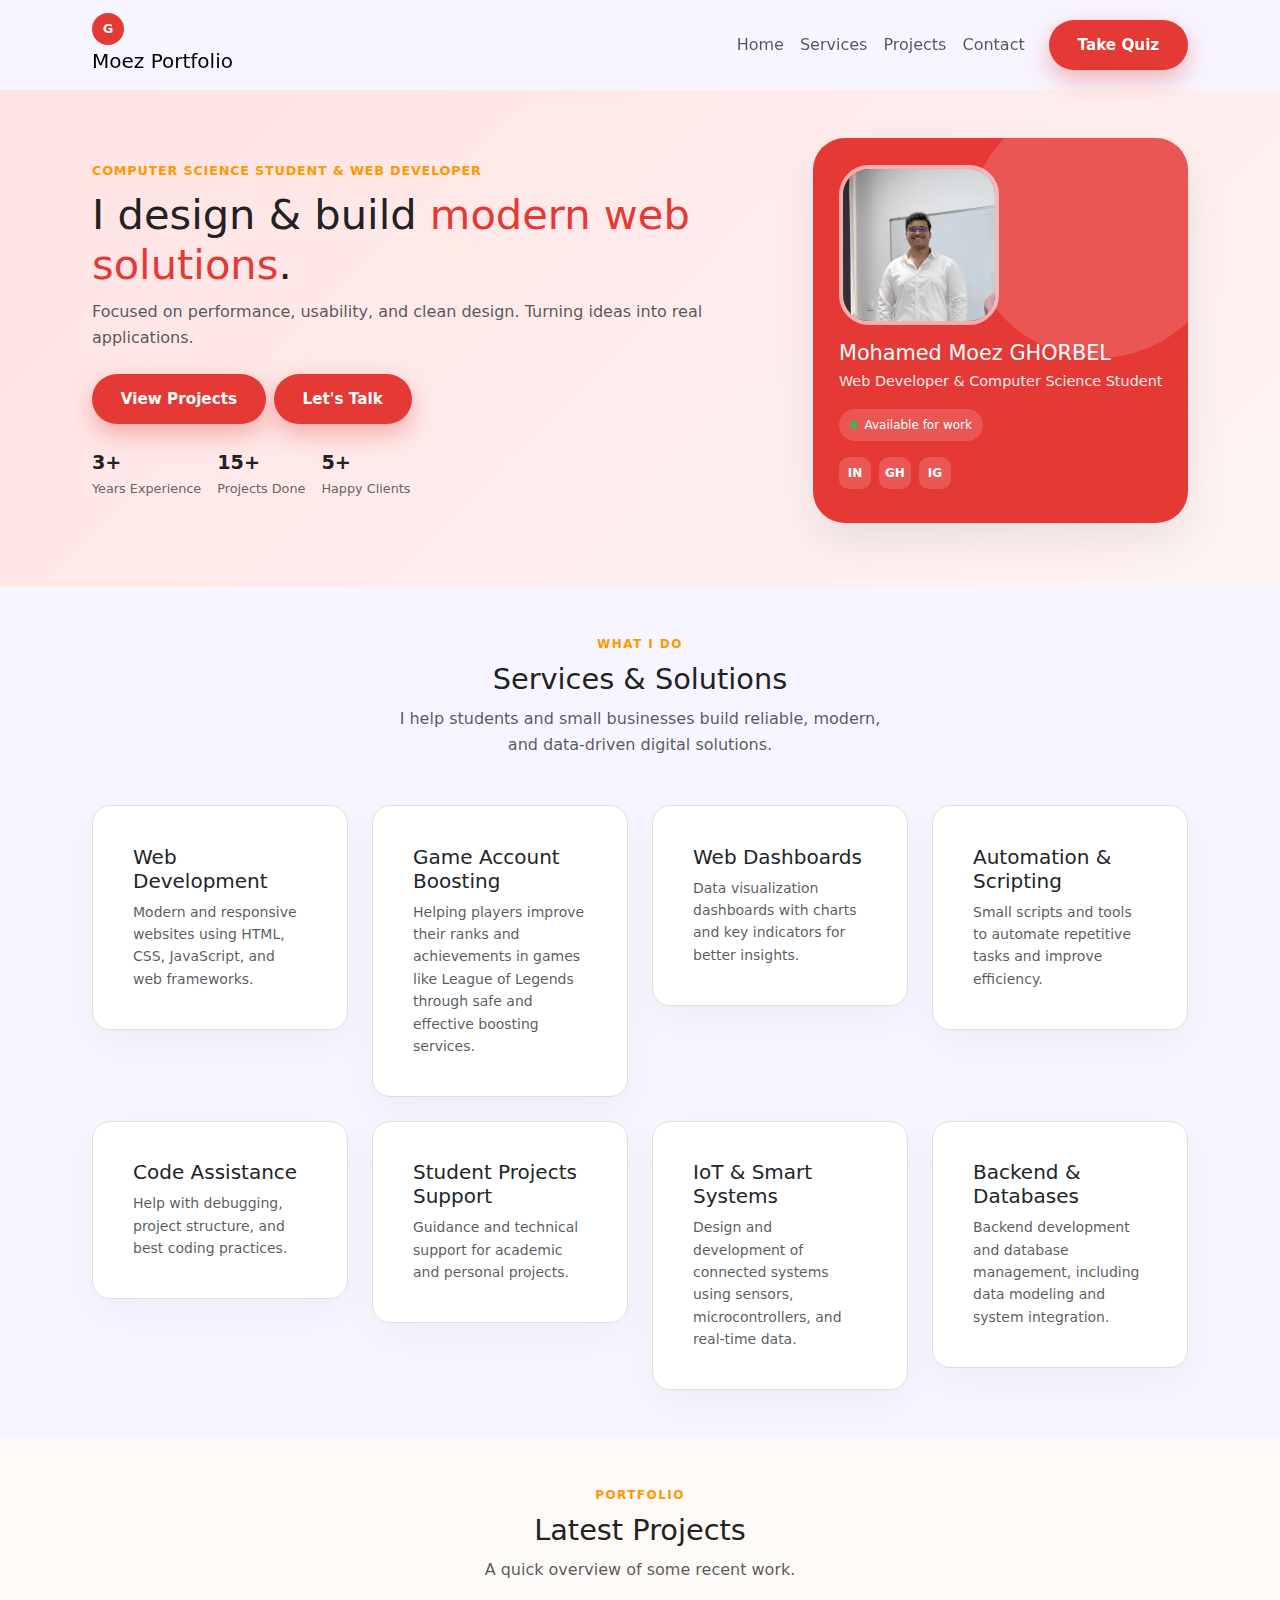
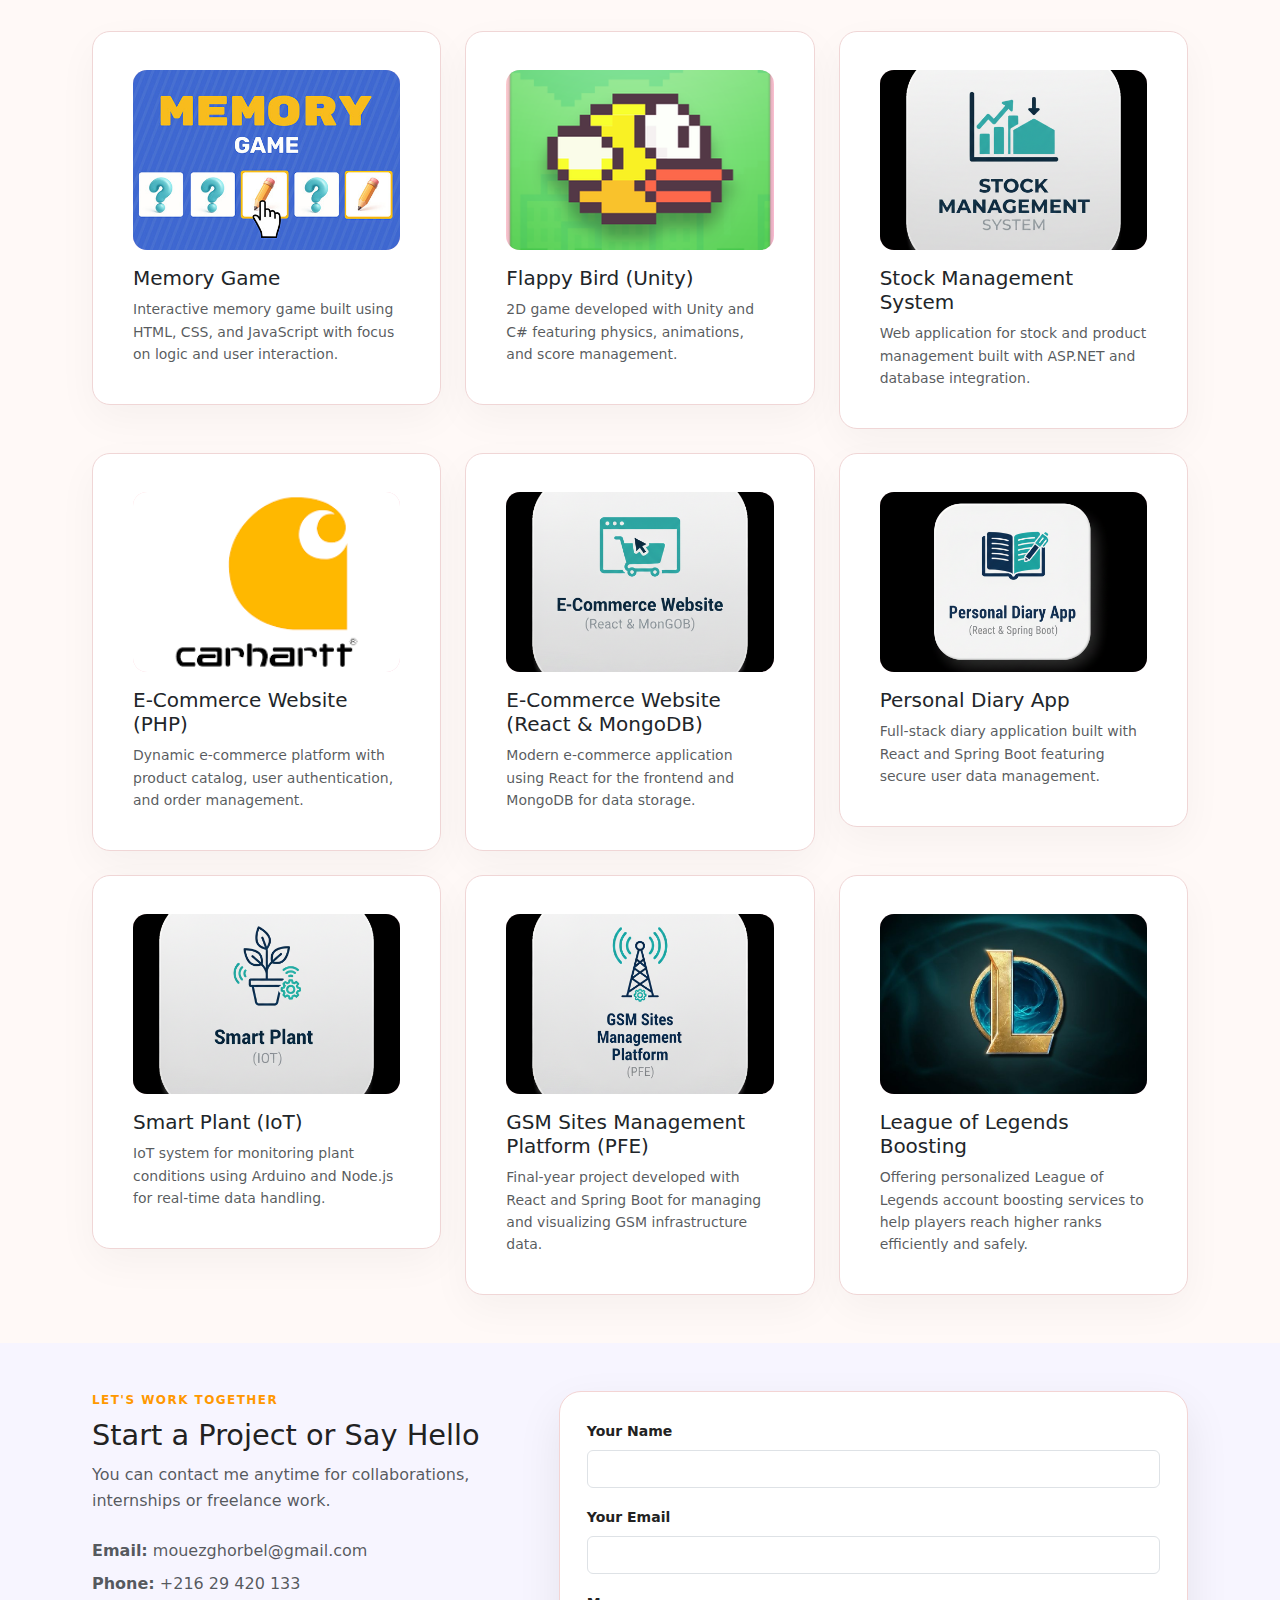
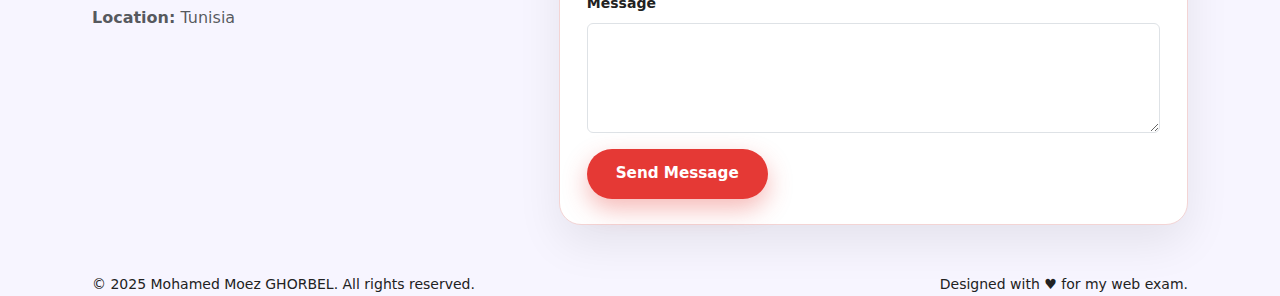
<file: index.html>
<!DOCTYPE html>
<html lang="en">
<head>
    <meta charset="UTF-8" />
    <title>My Personal Portfolio</title>
    <meta name="viewport" content="width=device-width, initial-scale=1.0" />
    <link href="https://cdn.jsdelivr.net/npm/bootstrap@5.3.2/dist/css/bootstrap.min.css" rel="stylesheet">

    <link rel="stylesheet" href="style.css" />
</head>
<body>
    <nav class="navbar navbar-expand-lg sticky-top">
        <div class="container">
            <a class="navbar-brand" href="#">
                <span class="logo-mark">G</span>
                <span>Moez Portfolio</span>
            </a>
            <button class="navbar-toggler" type="button" data-bs-toggle="collapse" data-bs-target="#navbarNav">
                <span class="navbar-toggler-icon"></span>
            </button>
            <div class="collapse navbar-collapse" id="navbarNav">
                <ul class="navbar-nav ms-auto me-3">
                    <li class="nav-item"><a class="nav-link" href="#home">Home</a></li>
                    <li class="nav-item"><a class="nav-link" href="#services">Services</a></li>
                    <li class="nav-item"><a class="nav-link" href="#projects">Projects</a></li>
                    <li class="nav-item"><a class="nav-link" href="#contact">Contact</a></li>
                </ul>
                <a href="quiz.html" class="btn btn-outline-primary d-none d-lg-block">Take Quiz</a>
            </div>
        </div>
    </nav>

    <main>
        <section class="hero" id="home">
            <div class="container">
                <div class="row align-items-center g-4">
                    <div class="col-lg-7">
                        <p class="hero-tag mb-2">Computer Science Student & Web Developer</p>
                        <h1 class="hero-title">I design & build <span>modern web solutions</span>.</h1>
                        <p class="text-muted mb-4">Focused on performance, usability, and clean design. Turning ideas into real applications.</p>
                        <div class="d-flex flex-wrap gap-2 mb-4">
                            <a href="#projects" class="btn btn-primary">View Projects</a>
                            <a href="#contact" class="btn btn-outline-primary">Let's Talk</a>
                        </div>
                        <div class="d-flex flex-wrap gap-3">
                            <div class="stat-card">
                                <span class="stat-number">3+</span>
                                <span class="stat-label">Years Experience</span>
                            </div>
                            <div class="stat-card">
                                <span class="stat-number">15+</span>
                                <span class="stat-label">Projects Done</span>
                            </div>
                            <div class="stat-card">
                                <span class="stat-number">5+</span>
                                <span class="stat-label">Happy Clients</span>
                            </div>
                        </div>
                    </div>
                    <div class="col-lg-5 d-flex justify-content-center justify-content-lg-end">
                        <div class="profile-card">
                            <div class="profile-img-wrapper">
                                <img src="images/moez.jpg" alt="My profile photo" />
                            </div>
                            <h2 class="profile-name mb-1">Mohamed Moez GHORBEL</h2>
                            <p class="profile-role mb-3">Web Developer & Computer Science Student</p>
                            <div class="profile-badge mb-3">
                                <span class="badge-dot"></span>
                                <span>Available for work</span>
                            </div>
                            <div class="profile-socials d-flex gap-2">
                                <a href="#" aria-label="LinkedIn">in</a>
                                <a href="https://github.com/MoezGhorbell" aria-label="GitHub">gh</a>
                                <a href="https://www.instagram.com/mohamedmoezghorbel/" aria-label="Instagram">ig</a>
                            </div>
                        </div>
                    </div>
                </div>
            </div>
        </section>

        <section class="py-5" id="services">
            <div class="container">
                <div class="text-center mb-5">
                    <p class="section-tag mb-2">What I Do</p>
                    <h2 class="section-title">Services & Solutions</h2>
                    <p class="text-muted mx-auto" style="max-width: 32rem;">I help students and small businesses build reliable, modern, and data-driven digital solutions.</p>
                </div>
                <div class="row g-4">
                    <div class="col-md-6 col-lg-4 col-xl-3">
                        <div class="card">
                            <div class="card-body">
                                <h3 class="h5 mb-2">Web Development</h3>
                                <p class="card-text text-muted small">Modern and responsive websites using HTML, CSS, JavaScript, and web frameworks.</p>
                            </div>
                        </div>
                    </div>
                    <div class="col-md-6 col-lg-4 col-xl-3">
                        <div class="card">
                            <div class="card-body">
                                <h3 class="h5 mb-2">Game Account Boosting</h3>
                                <p class="card-text text-muted small">Helping players improve their ranks and achievements in games like League of Legends through safe and effective boosting services.</p>
                            </div>
                        </div>
                    </div>
                    <div class="col-md-6 col-lg-4 col-xl-3">
                        <div class="card">
                            <div class="card-body">
                                <h3 class="h5 mb-2">Web Dashboards</h3>
                                <p class="card-text text-muted small">Data visualization dashboards with charts and key indicators for better insights.</p>
                            </div>
                        </div>
                    </div>
                    <div class="col-md-6 col-lg-4 col-xl-3">
                        <div class="card">
                            <div class="card-body">
                                <h3 class="h5 mb-2">Automation & Scripting</h3>
                                <p class="card-text text-muted small">Small scripts and tools to automate repetitive tasks and improve efficiency.</p>
                            </div>
                        </div>
                    </div>
                    <div class="col-md-6 col-lg-4 col-xl-3">
                        <div class="card">
                            <div class="card-body">
                                <h3 class="h5 mb-2">Code Assistance</h3>
                                <p class="card-text text-muted small">Help with debugging, project structure, and best coding practices.</p>
                            </div>
                        </div>
                    </div>
                    <div class="col-md-6 col-lg-4 col-xl-3">
                        <div class="card">
                            <div class="card-body">
                                <h3 class="h5 mb-2">Student Projects Support</h3>
                                <p class="card-text text-muted small">Guidance and technical support for academic and personal projects.</p>
                            </div>
                        </div>
                    </div>
                    <div class="col-md-6 col-lg-4 col-xl-3">
                        <div class="card">
                            <div class="card-body">
                                <h3 class="h5 mb-2">IoT & Smart Systems</h3>
                                <p class="card-text text-muted small">Design and development of connected systems using sensors, microcontrollers, and real-time data.</p>
                            </div>
                        </div>
                    </div>
                    <div class="col-md-6 col-lg-4 col-xl-3">
                        <div class="card">
                            <div class="card-body">
                                <h3 class="h5 mb-2">Backend & Databases</h3>
                                <p class="card-text text-muted small">Backend development and database management, including data modeling and system integration.</p>
                            </div>
                        </div>
                    </div>
                </div>
            </div>
        </section>

        <section class="py-5 bg-light" id="projects" style="background: #fff9f7 !important;">
            <div class="container">
                <div class="text-center mb-5">
                    <p class="section-tag mb-2">Portfolio</p>
                    <h2 class="section-title">Latest Projects</h2>
                    <p class="text-muted">A quick overview of some recent work.</p>
                </div>
                <div class="row g-4">
                    <div class="col-md-6 col-lg-4">
                        <div class="card">
                            <div class="card-body">
                                <div class="project-thumb mb-3">
                                    <img src="images/Memory Game.jpeg" alt="Memory Game Screenshot">
                                </div>
                                <h3 class="h5">Memory Game</h3>
                                <p class="card-text text-muted small">Interactive memory game built using HTML, CSS, and JavaScript with focus on logic and user interaction.</p>
                            </div>
                        </div>
                    </div>
                    <div class="col-md-6 col-lg-4">
                        <div class="card">
                            <div class="card-body">
                                <div class="project-thumb mb-3">
                                    <img src="images/Flappy_Bird_icon.png" alt="Flappy Bird Screenshot">
                                </div>
                                <h3 class="h5">Flappy Bird (Unity)</h3>
                                <p class="card-text text-muted small">2D game developed with Unity and C# featuring physics, animations, and score management.</p>
                            </div>
                        </div>
                    </div>
                    <div class="col-md-6 col-lg-4">
                        <div class="card">
                            <div class="card-body">
                                <div class="project-thumb mb-3">
                                    <img src="images/asp.net Project.png" alt="Stock Management System Screenshot">
                                </div>
                                <h3 class="h5">Stock Management System</h3>
                                <p class="card-text text-muted small">Web application for stock and product management built with ASP.NET and database integration.</p>
                            </div>
                        </div>
                    </div>
                    <div class="col-md-6 col-lg-4">
                        <div class="card">
                            <div class="card-body">
                                <div class="project-thumb mb-3">
                                    <img src="images/carhart_logo.png" alt="E-Commerce Website (PHP) Screenshot">
                                </div>
                                <h3 class="h5">E-Commerce Website (PHP)</h3>
                                <p class="card-text text-muted small">Dynamic e-commerce platform with product catalog, user authentication, and order management.</p>
                            </div>
                        </div>
                    </div>
                    <div class="col-md-6 col-lg-4">
                        <div class="card">
                            <div class="card-body">
                                <div class="project-thumb mb-3">
                                    <img src="images/ecommerce react.png" alt="E-Commerce Website (React & MongoDB) Screenshot">
                                </div>
                                <h3 class="h5">E-Commerce Website (React & MongoDB)</h3>
                                <p class="card-text text-muted small">Modern e-commerce application using React for the frontend and MongoDB for data storage.</p>
                            </div>
                        </div>
                    </div>
                    <div class="col-md-6 col-lg-4">
                        <div class="card">
                            <div class="card-body">
                                <div class="project-thumb mb-3">
                                    <img src="images/diary.png" alt="Personal Diary App Screenshot">
                                </div>
                                <h3 class="h5">Personal Diary App</h3>
                                <p class="card-text text-muted small">Full-stack diary application built with React and Spring Boot featuring secure user data management.</p>
                            </div>
                        </div>
                    </div>
                    <div class="col-md-6 col-lg-4">
                        <div class="card">
                            <div class="card-body">
                                <div class="project-thumb mb-3">
                                    <img src="images/smart plant.png" alt="Smart Plant (IoT) Screenshot">
                                </div>
                                <h3 class="h5">Smart Plant (IoT)</h3>
                                <p class="card-text text-muted small">IoT system for monitoring plant conditions using Arduino and Node.js for real-time data handling.</p>
                            </div>
                        </div>
                    </div>
                    <div class="col-md-6 col-lg-4">
                        <div class="card">
                            <div class="card-body">
                                <div class="project-thumb mb-3">
                                    <img src="images/gsm.png" alt="GSM Sites Management Platform (PFE) Screenshot">
                                </div>
                                <h3 class="h5">GSM Sites Management Platform (PFE)</h3>
                                <p class="card-text text-muted small">Final-year project developed with React and Spring Boot for managing and visualizing GSM infrastructure data.</p>
                            </div>
                        </div>
                    </div>
                    <div class="col-md-6 col-lg-4">
                        <div class="card">
                            <div class="card-body">
                                <div class="project-thumb mb-3">
                                    <img src="images/league.png" alt="League of Legends Boosting Screenshot">
                                </div>
                                <h3 class="h5">League of Legends Boosting</h3>
                                <p class="card-text text-muted small">Offering personalized League of Legends account boosting services to help players reach higher ranks efficiently and safely.</p>
                            </div>
                        </div>
                    </div>
                </div>
            </div>
        </section>

        <section class="py-5" id="contact">
            <div class="container">
                <div class="row g-4">
                    <div class="col-lg-5">
                        <p class="section-tag mb-2">Let's Work Together</p>
                        <h2 class="section-title">Start a Project or Say Hello</h2>
                        <p class="text-muted mb-4">You can contact me anytime for collaborations, internships or freelance work.</p>
                        <ul class="list-unstyled text-muted">
                            <li class="mb-2"><strong>Email:</strong> mouezghorbel@gmail.com</li>
                            <li class="mb-2"><strong>Phone:</strong> +216 29 420 133</li>
                            <li><strong>Location:</strong> Tunisia</li>
                        </ul>
                    </div>
                    <div class="col-lg-7">
                        <form class="contact-form" id="contactForm">
                            <div class="mb-3">
                                <label for="name" class="form-label fw-semibold small">Your Name</label>
                                <input type="text" class="form-control" id="name" required />
                            </div>
                            <div class="mb-3">
                                <label for="email" class="form-label fw-semibold small">Your Email</label>
                                <input type="email" class="form-control" id="email" required />
                            </div>
                            <div class="mb-3">
                                <label for="message" class="form-label fw-semibold small">Message</label>
                                <textarea class="form-control" id="message" rows="4" required></textarea>
                            </div>
                            <button type="submit" class="btn btn-primary">Send Message</button>
                            <p class="text-success small mt-2 d-none" id="formSuccess">Thank you! Your message was sent (demo).</p>
                        </form>
                    </div>
                </div>
            </div>
        </section>
    </main>

    <footer>
        <div class="container">
            <div class="d-flex flex-wrap justify-content-between gap-2 small">
                <p class="mb-0">© 2025 Mohamed Moez GHORBEL. All rights reserved.</p>
                <p class="mb-0">Designed with ♥ for my web exam.</p>
            </div>
        </div>
    </footer>
    <script src="https://cdn.jsdelivr.net/npm/bootstrap@5.3.2/dist/js/bootstrap.bundle.min.js"></script>
    <script src="script.js"></script>
</body>
</html>
</file>
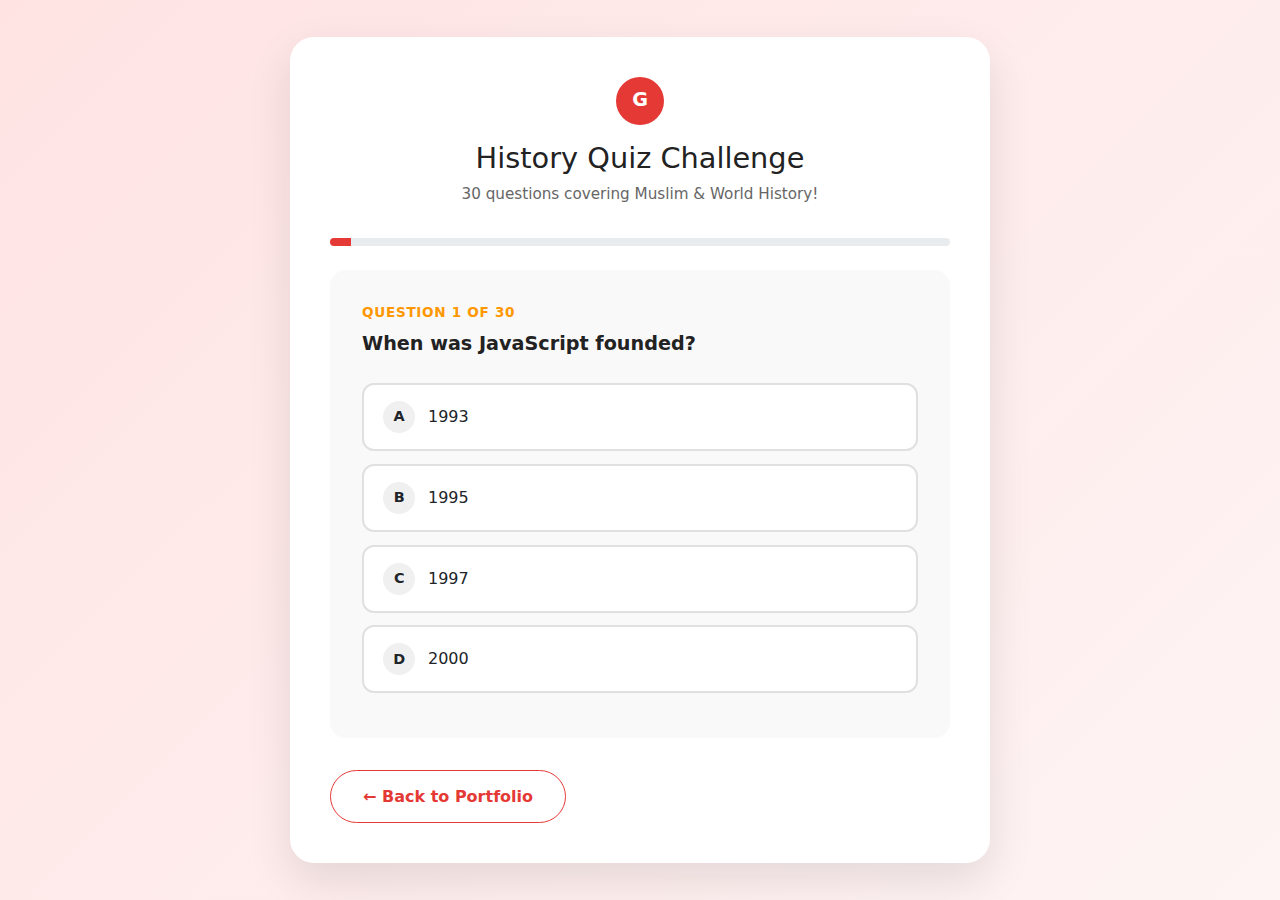
<file: quiz.html>
<!DOCTYPE html>
<html lang="en">
<head>
    <meta charset="UTF-8" />
    <title>Knowledge Quiz - Moez Portfolio</title>
    <meta name="viewport" content="width=device-width, initial-scale=1.0" />
    <link href="https://cdn.jsdelivr.net/npm/bootstrap@5.3.2/dist/css/bootstrap.min.css" rel="stylesheet">
    <style>
        :root {
            --primary: #e53935;
            --primary-dark: #b71c1c;
        }

        body {
            font-family: system-ui, -apple-system, BlinkMacSystemFont, "Segoe UI", sans-serif;
            background: linear-gradient(135deg, #ffe3e3, #fef4f4);
            min-height: 100vh;
            display: flex;
            align-items: center;
            padding: 2rem 0;
        }

        .quiz-container {
            background: white;
            border-radius: 24px;
            box-shadow: 0 18px 45px rgba(0, 0, 0, 0.1);
            padding: 2.5rem;
            max-width: 700px;
            margin: 0 auto;
        }

        .quiz-header {
            text-align: center;
            margin-bottom: 2rem;
        }

        .logo-mark {
            width: 48px;
            height: 48px;
            border-radius: 50%;
            background: var(--primary);
            display: inline-flex;
            align-items: center;
            justify-content: center;
            color: #fff;
            font-weight: 700;
            font-size: 1.2rem;
            margin-bottom: 1rem;
        }

        .quiz-title {
            font-size: 1.8rem;
            color: #222;
            margin-bottom: 0.5rem;
        }

        .quiz-subtitle {
            color: #666;
            font-size: 0.95rem;
        }

        .progress-bar {
            background-color: var(--primary);
        }

        .question-card {
            background: #f9f9f9;
            border-radius: 16px;
            padding: 2rem;
            margin-bottom: 2rem;
        }

        .question-number {
            font-size: 0.85rem;
            color: #ff9800;
            font-weight: 600;
            text-transform: uppercase;
            letter-spacing: 0.05em;
            margin-bottom: 0.5rem;
        }

        .question-text {
            font-size: 1.2rem;
            font-weight: 600;
            color: #222;
            margin-bottom: 1.5rem;
        }

        .answer-option {
            background: white;
            border: 2px solid #e0e0e0;
            border-radius: 12px;
            padding: 1rem 1.2rem;
            margin-bottom: 0.8rem;
            cursor: pointer;
            transition: all 0.2s ease;
            display: flex;
            align-items: center;
            gap: 0.8rem;
        }

        .answer-option:hover {
            border-color: var(--primary);
            background: #fff7f7;
        }

        .answer-option.selected {
            border-color: var(--primary);
            background: #fff0f0;
        }

        .answer-option.correct {
            border-color: #4caf50;
            background: #e8f5e9;
        }

        .answer-option.incorrect {
            border-color: #f44336;
            background: #ffebee;
        }

        .option-letter {
            width: 32px;
            height: 32px;
            border-radius: 50%;
            background: #f0f0f0;
            display: flex;
            align-items: center;
            justify-content: center;
            font-weight: 600;
            font-size: 0.9rem;
            flex-shrink: 0;
        }

        .answer-option.selected .option-letter {
            background: var(--primary);
            color: white;
        }

        .answer-option.correct .option-letter {
            background: #4caf50;
            color: white;
        }

        .answer-option.incorrect .option-letter {
            background: #f44336;
            color: white;
        }

        .btn-primary {
            background: var(--primary);
            border-color: var(--primary);
            font-weight: 600;
            border-radius: 50px;
            padding: 0.85rem 2rem;
            box-shadow: 0 10px 25px rgba(229, 57, 53, 0.35);
        }

        .btn-primary:hover {
            background: var(--primary-dark);
            border-color: var(--primary-dark);
        }

        .btn-outline-primary {
            color: var(--primary);
            border-color: var(--primary);
            border-radius: 50px;
            padding: 0.85rem 2rem;
            font-weight: 600;
        }

        .btn-outline-primary:hover {
            background: var(--primary);
            border-color: var(--primary);
        }

        .result-card {
            text-align: center;
            padding: 2rem;
        }

        .score-circle {
            width: 150px;
            height: 150px;
            border-radius: 50%;
            background: linear-gradient(135deg, var(--primary), var(--primary-dark));
            display: flex;
            align-items: center;
            justify-content: center;
            margin: 2rem auto;
            box-shadow: 0 15px 40px rgba(229, 57, 53, 0.3);
        }

        .score-text {
            color: white;
            font-size: 2.5rem;
            font-weight: 700;
        }

        .result-message {
            font-size: 1.5rem;
            font-weight: 600;
            color: #222;
            margin-bottom: 1rem;
        }

        .result-detail {
            color: #666;
            margin-bottom: 2rem;
        }

        .stats-grid {
            display: grid;
            grid-template-columns: repeat(2, 1fr);
            gap: 1rem;
            margin-bottom: 2rem;
        }

        .stat-box {
            background: #f9f9f9;
            padding: 1.5rem;
            border-radius: 12px;
            border: 2px solid #e0e0e0;
        }

        .stat-box.correct {
            border-color: #4caf50;
            background: #e8f5e9;
        }

        .stat-box.incorrect {
            border-color: #f44336;
            background: #ffebee;
        }

        .stat-label {
            font-size: 0.85rem;
            color: #666;
            margin-bottom: 0.3rem;
        }

        .stat-value {
            font-size: 2rem;
            font-weight: 700;
            color: #222;
        }

        .stat-percentage {
            font-size: 0.95rem;
            font-weight: 600;
            margin-top: 0.3rem;
        }

        .disabled {
            pointer-events: none;
            opacity: 0.6;
        }
    </style>
</head>
<body>
    <div class="container">
        <div class="quiz-container">
            <div class="quiz-header">
                <div class="logo-mark">G</div>
                <h1 class="quiz-title">History Quiz Challenge</h1>
                <p class="quiz-subtitle">30 questions covering Muslim & World History!</p>
            </div>

            <div class="progress mb-4" style="height: 8px; border-radius: 10px;">
                <div class="progress-bar" role="progressbar" id="progressBar" style="width: 0%"></div>
            </div>

            <div id="quizContent">
                <!-- Quiz questions will be loaded here -->
            </div>

            <div class="d-flex justify-content-between align-items-center mt-4">
                <a href="index.html" class="btn btn-outline-primary">← Back to Portfolio</a>
                <button id="nextBtn" class="btn btn-primary" style="display: none;">Next Question</button>
                <button id="submitBtn" class="btn btn-primary" style="display: none;">Submit Quiz</button>
            </div>
        </div>
    </div>

    <script>
        const quizData = [
            {
                question: "When was JavaScript founded?",
                options: ["1993", "1995", "1997", "2000"],
                correct: 1
            },
            {
                question: "When did YouTube start?",
                options: ["2003", "2004", "2005", "2006"],
                correct: 2
            },
            {
                question: "When did the Ottoman Empire start and who founded it?",
                options: ["1299 - Osman I", "1453 - Mehmed II", "1520 - Suleiman I", "1326 - Orhan I"],
                correct: 0
            },
            {
                question: "Who conquered Constantinople in 1453?",
                options: ["Suleiman the Magnificent", "Mehmed II", "Selim I", "Bayezid I"],
                correct: 1
            },
            {
                question: "When did Muslims conquer Mecca (Makkah)?",
                options: ["622 CE", "624 CE", "628 CE", "630 CE"],
                correct: 3
            },
            {
                question: "Who was the first Sahabi (companion) to lead after Prophet Muhammad ﷺ?",
                options: ["Umar ibn al-Khattab", "Abu Bakr al-Siddiq", "Uthman ibn Affan", "Ali ibn Abi Talib"],
                correct: 1
            },
            {
                question: "Who is called Al-Faruq?",
                options: ["Abu Bakr al-Siddiq", "Umar ibn al-Khattab", "Uthman ibn Affan", "Khalid ibn al-Walid"],
                correct: 1
            },
            {
                question: "What year did the Hijrah (migration to Medina) occur?",
                options: ["610 CE", "615 CE", "622 CE", "630 CE"],
                correct: 2
            },
            {
                question: "Who was known as 'Sayf Allah' (Sword of Allah)?",
                options: ["Ali ibn Abi Talib", "Khalid ibn al-Walid", "Umar ibn al-Khattab", "Hamza ibn Abdul-Muttalib"],
                correct: 1
            },
            {
                question: "Which battle is considered the first major battle in Islamic history?",
                options: ["Battle of Uhud", "Battle of Badr", "Battle of Khandaq", "Battle of Hunayn"],
                correct: 1
            },
            {
                question: "Who was the third Caliph of Islam?",
                options: ["Abu Bakr", "Umar", "Uthman ibn Affan", "Ali"],
                correct: 2
            },
            {
                question: "During which Caliphate did the Islamic Golden Age peak?",
                options: ["Rashidun Caliphate", "Umayyad Caliphate", "Abbasid Caliphate", "Ottoman Caliphate"],
                correct: 2
            },
            {
                question: "Who founded the Abbasid Caliphate?",
                options: ["Abu al-Abbas al-Saffah", "Harun al-Rashid", "Al-Mansur", "Al-Ma'mun"],
                correct: 0
            },
            {
                question: "In which city was the House of Wisdom (Bayt al-Hikmah) located?",
                options: ["Damascus", "Cairo", "Baghdad", "Cordoba"],
                correct: 2
            },
            {
                question: "Who was Salah ad-Din (Saladin)?",
                options: ["Ottoman Sultan", "Founder of Ayyubid dynasty who recaptured Jerusalem", "Abbasid Caliph", "Umayyad general"],
                correct: 1
            },
            {
                question: "When did Hitler take leadership of Germany?",
                options: ["1930", "1933", "1936", "1939"],
                correct: 1
            },
            {
                question: "What year did World War II end?",
                options: ["1943", "1944", "1945", "1946"],
                correct: 2
            },
            {
                question: "Who was the first Roman Emperor?",
                options: ["Julius Caesar", "Augustus", "Nero", "Tiberius"],
                correct: 1
            },
            {
                question: "When did the Roman Empire fall (Western)?",
                options: ["410 CE", "455 CE", "476 CE", "493 CE"],
                correct: 2
            },
            {
                question: "Who was the Macedonian king who created one of the largest empires?",
                options: ["Philip II", "Alexander the Great", "Darius III", "Cyrus the Great"],
                correct: 1
            },
            {
                question: "When did the Crusades begin?",
                options: ["1066", "1095", "1099", "1187"],
                correct: 1
            },
            {
                question: "Who invented the printing press around 1440?",
                options: ["Leonardo da Vinci", "Johannes Gutenberg", "Galileo Galilei", "Isaac Newton"],
                correct: 1
            },
            {
                question: "When did Christopher Columbus reach the Americas?",
                options: ["1488", "1492", "1498", "1502"],
                correct: 1
            },
            {
                question: "The Magna Carta was signed in which year?",
                options: ["1215", "1315", "1415", "1515"],
                correct: 0
            },
            {
                question: "When did World War I begin?",
                options: ["1912", "1914", "1916", "1918"],
                correct: 1
            },
            {
                question: "Which country was the first to use atomic weapons in warfare?",
                options: ["Germany", "Soviet Union", "United Kingdom", "United States"],
                correct: 3
            },
            {
                question: "When did the Berlin Wall fall?",
                options: ["1987", "1989", "1991", "1993"],
                correct: 1
            },
            {
                question: "Who was the first president of the United States?",
                options: ["Thomas Jefferson", "John Adams", "George Washington", "Benjamin Franklin"],
                correct: 2
            },
            {
                question: "The French Revolution began in which year?",
                options: ["1776", "1789", "1799", "1804"],
                correct: 1
            },
            {
                question: "When did the Soviet Union dissolve?",
                options: ["1989", "1990", "1991", "1992"],
                correct: 2
            }
        ];

        let currentQuestion = 0;
        let score = 0;
        let userAnswers = [];

        const quizContent = document.getElementById('quizContent');
        const nextBtn = document.getElementById('nextBtn');
        const submitBtn = document.getElementById('submitBtn');
        const progressBar = document.getElementById('progressBar');

        function loadQuestion() {
            const question = quizData[currentQuestion];
            const optionLetters = ['A', 'B', 'C', 'D'];
            
            const questionHTML = `
                <div class="question-card">
                    <div class="question-number">Question ${currentQuestion + 1} of ${quizData.length}</div>
                    <div class="question-text">${question.question}</div>
                    <div class="options">
                        ${question.options.map((option, index) => `
                            <div class="answer-option" data-index="${index}">
                                <div class="option-letter">${optionLetters[index]}</div>
                                <div>${option}</div>
                            </div>
                        `).join('')}
                    </div>
                </div>
            `;
            
            quizContent.innerHTML = questionHTML;
            
            const progress = ((currentQuestion + 1) / quizData.length) * 100;
            progressBar.style.width = progress + '%';
            
            document.querySelectorAll('.answer-option').forEach(option => {
                option.addEventListener('click', selectAnswer);
            });
        }

        function selectAnswer(e) {
            const selectedOption = e.currentTarget;
            const selectedIndex = parseInt(selectedOption.dataset.index);
            
            document.querySelectorAll('.answer-option').forEach(opt => {
                opt.classList.remove('selected');
            });
            
            selectedOption.classList.add('selected');
            
            userAnswers[currentQuestion] = selectedIndex;
            
            if (currentQuestion < quizData.length - 1) {
                nextBtn.style.display = 'block';
                submitBtn.style.display = 'none';
            } else {
                nextBtn.style.display = 'none';
                submitBtn.style.display = 'block';
            }
        }

        function showResults() {
            document.querySelectorAll('.answer-option').forEach(option => {
                option.classList.add('disabled');
                const index = parseInt(option.dataset.index);
                if (index === quizData[currentQuestion].correct) {
                    option.classList.add('correct');
                } else if (index === userAnswers[currentQuestion]) {
                    option.classList.add('incorrect');
                }
            });
        }

        function nextQuestion() {
            showResults();
            
            if (userAnswers[currentQuestion] === quizData[currentQuestion].correct) {
                score++;
            }
            
            setTimeout(() => {
                currentQuestion++;
                nextBtn.style.display = 'none';
                loadQuestion();
            }, 1500);
        }

        function submitQuiz() {
            showResults();
            
            if (userAnswers[currentQuestion] === quizData[currentQuestion].correct) {
                score++;
            }
            
            setTimeout(() => {
                showFinalResults();
            }, 1500);
        }

        function showFinalResults() {
            const wrongAnswers = quizData.length - score;
            const correctPercentage = Math.round((score / quizData.length) * 100);
            const wrongPercentage = Math.round((wrongAnswers / quizData.length) * 100);
            
            let message = '';
            
            if (correctPercentage >= 90) {
                message = 'Outstanding! 🏆';
            } else if (correctPercentage >= 80) {
                message = 'Excellent! 🎉';
            } else if (correctPercentage >= 70) {
                message = 'Great Job! 👏';
            } else if (correctPercentage >= 60) {
                message = 'Good Effort! 👍';
            } else if (correctPercentage >= 50) {
                message = 'Keep Practicing! 📚';
            } else {
                message = 'Keep Learning! 💪';
            }
            
            const resultHTML = `
                <div class="result-card">
                    <div class="result-message">${message}</div>
                    <div class="score-circle">
                        <div class="score-text">${score}/${quizData.length}</div>
                    </div>
                    <div class="result-detail">
                        You scored ${correctPercentage}% on this quiz!
                    </div>
                    
                    <div class="stats-grid">
                        <div class="stat-box correct">
                            <div class="stat-label">Correct Answers</div>
                            <div class="stat-value">${score}</div>
                            <div class="stat-percentage">${correctPercentage}%</div>
                        </div>
                        <div class="stat-box incorrect">
                            <div class="stat-label">Wrong Answers</div>
                            <div class="stat-value">${wrongAnswers}</div>
                            <div class="stat-percentage">${wrongPercentage}%</div>
                        </div>
                    </div>
                    
                    <div class="d-flex gap-2 justify-content-center flex-wrap">
                        <button class="btn btn-primary" onclick="location.reload()">Try Again</button>
                        <a href="index.html" class="btn btn-outline-primary">Back to Portfolio</a>
                    </div>
                </div>
            `;
            
            quizContent.innerHTML = resultHTML;
            nextBtn.style.display = 'none';
            submitBtn.style.display = 'none';
            document.querySelector('.d-flex.justify-content-between').style.display = 'none';
        }

        nextBtn.addEventListener('click', nextQuestion);
        submitBtn.addEventListener('click', submitQuiz);

        loadQuestion();
    </script>
</body>
</html>
</file>
<file: style.css>
/* ===== RESET ===== */
*,
*::before,
*::after {
    box-sizing: border-box;
    margin: 0;
    padding: 0;
}

body {
    font-family: system-ui, -apple-system, BlinkMacSystemFont, "Segoe UI",
        sans-serif;
    background: #f7f5ff;
    color: #222;
    line-height: 1.6;
}

/* ===== GLOBAL ===== */
:root {
    --primary: #e53935;
    --primary-dark: #b71c1c;
    --bg-light: #fff7f7;
    --text-muted: #666;
    --card-bg: #ffffff;
    --border-soft: #f0d6d6;
    --radius-lg: 18px;
    --shadow-soft: 0 18px 45px rgba(0, 0, 0, 0.08);
}

img {
    max-width: 100%;
    display: block;
}

a {
    color: inherit;
    text-decoration: none;
}

.container {
    width: min(1120px, 100% - 2.5rem);
    margin-inline: auto;
}

.btn {
    display: inline-flex;
    align-items: center;
    justify-content: center;
    padding: 0.85rem 1.8rem;
    border-radius: 999px;
    border: none;
    background: var(--primary);
    color: #fff;
    font-weight: 600;
    cursor: pointer;
    font-size: 0.95rem;
    transition: transform 0.15s ease, box-shadow 0.15s ease,
        background 0.15s ease;
    box-shadow: 0 10px 25px rgba(229, 57, 53, 0.35);
}

.btn:hover {
    transform: translateY(-1px);
    background: var(--primary-dark);
}

.btn-outline {
    background: transparent;
    color: var(--primary);
    border: 1px solid var(--primary);
    box-shadow: none;
}

.btn-outline:hover {
    background: var(--primary);
    color: #fff;
}

/* ===== HEADER ===== */
.site-header {
    position: sticky;
    top: 0;
    z-index: 50;
    background: rgba(255, 255, 255, 0.92);
    backdrop-filter: blur(10px);
    border-bottom: 1px solid #f1e1e1;
}

.header-inner {
    display: flex;
    align-items: center;
    justify-content: space-between;
    padding-block: 0.7rem;
    gap: 1rem;
}

.logo {
    display: flex;
    align-items: center;
    gap: 0.5rem;
}

.logo-mark {
    width: 32px;
    height: 32px;
    border-radius: 999px;
    background: var(--primary);
    display: grid;
    place-items: center;
    color: #fff;
    font-weight: 700;
    font-size: 0.8rem;
}

.logo-text {
    font-weight: 700;
    font-size: 1rem;
}

.main-nav {
    display: flex;
    gap: 1.5rem;
    font-size: 0.95rem;
}

.main-nav a {
    position: relative;
    color: #444;
}

.main-nav a::after {
    content: "";
    position: absolute;
    left: 0;
    bottom: -0.25rem;
    width: 0;
    height: 2px;
    background: var(--primary);
    transition: width 0.2s ease;
}

.main-nav a:hover::after {
    width: 100%;
}

/* Mobile nav button */
.nav-toggle {
    display: none;
    width: 40px;
    height: 40px;
    border-radius: 999px;
    border: 1px solid #ddd;
    background: #fff;
    align-items: center;
    justify-content: center;
    flex-direction: column;
    gap: 4px;
    cursor: pointer;
}

.nav-toggle span {
    width: 18px;
    height: 2px;
    background: #333;
    border-radius: 999px;
}

/* ===== HERO ===== */
.hero {
    background: linear-gradient(135deg, #ffe3e3, #fef4f4);
    padding-block: 3rem 4rem;
}

.hero-inner {
    display: grid;
    grid-template-columns: minmax(0, 1.5fr) minmax(0, 1.2fr);
    align-items: center;
    gap: 3rem;
}

.hero-tag {
    color: #ff9800;
    font-weight: 600;
    margin-bottom: 0.6rem;
    text-transform: uppercase;
    letter-spacing: 0.06em;
    font-size: 0.8rem;
}

.hero-title {
    font-size: clamp(2rem, 4vw, 2.6rem);
    margin-bottom: 0.6rem;
}

.hero-title span {
    color: var(--primary);
}

.hero-subtitle {
    color: var(--text-muted);
    max-width: 32rem;
    margin-bottom: 1.6rem;
}

.hero-actions {
    display: flex;
    flex-wrap: wrap;
    gap: 0.8rem;
    margin-bottom: 2rem;
}

.hero-stats {
    display: flex;
    flex-wrap: wrap;
    gap: 1.6rem;
}

.stat {
    background: #fff;
    padding: 0.8rem 1.1rem;
    border-radius: 12px;
    box-shadow: 0 15px 35px rgba(0, 0, 0, 0.04);
    min-width: 120px;
}

.stat-number {
    font-size: 1.2rem;
    font-weight: 700;
}

.stat-label {
    display: block;
    font-size: 0.8rem;
    color: var(--text-muted);
}

/* Right side profile */
.hero-profile {
    display: flex;
    justify-content: flex-end;
}

.profile-card {
    background: var(--primary);
    color: #fff;
    border-radius: 32px;
    padding: 1.7rem 1.6rem 2.1rem;
    box-shadow: var(--shadow-soft);
    position: relative;
    overflow: hidden;
}

.profile-card::before {
    content: "";
    position: absolute;
    width: 260px;
    height: 260px;
    background: rgba(255, 255, 255, 0.15);
    border-radius: 50%;
    right: -40px;
    top: -40px;
}

.profile-img-wrapper {
    width: 160px;
    height: 160px;
    border-radius: 30px;
    overflow: hidden;
    border: 4px solid rgba(255, 255, 255, 0.6);
    margin-bottom: 1rem;
    position: relative;
    z-index: 1;
}

.profile-name {
    font-size: 1.3rem;
    margin-bottom: 0.2rem;
    position: relative;
    z-index: 1;
}

.profile-role {
    font-size: 0.9rem;
    opacity: 0.9;
    margin-bottom: 1rem;
    position: relative;
    z-index: 1;
}

.profile-badge {
    display: inline-flex;
    align-items: center;
    gap: 0.4rem;
    background: rgba(255, 255, 255, 0.15);
    padding: 0.4rem 0.7rem;
    border-radius: 999px;
    font-size: 0.75rem;
    margin-bottom: 1.3rem;
    position: relative;
    z-index: 1;
}

.badge-dot {
    width: 8px;
    height: 8px;
    border-radius: 50%;
    background: #4caf50;
}

.profile-socials {
    display: flex;
    gap: 0.6rem;
    position: relative;
    z-index: 1;
}

.profile-socials a {
    width: 32px;
    height: 32px;
    border-radius: 10px;
    background: rgba(255, 255, 255, 0.16);
    display: grid;
    place-items: center;
    font-size: 0.75rem;
    text-transform: uppercase;
    font-weight: 600;
}

/* ===== GENERIC SECTIONS ===== */
.section {
    padding-block: 3.5rem;
}

.section-alt {
    background: #fff9f7;
}

.section-header {
    text-align: center;
    margin-bottom: 2.2rem;
}

.section-tag {
    text-transform: uppercase;
    letter-spacing: 0.12em;
    font-size: 0.75rem;
    color: #ff9800;
    font-weight: 600;
    margin-bottom: 0.4rem;
}

.section-title {
    font-size: 1.8rem;
    margin-bottom: 0.6rem;
}

.section-subtitle {
    max-width: 32rem;
    margin-inline: auto;
    color: var(--text-muted);
    font-size: 0.95rem;
}

.grid {
    display: grid;
    gap: 1.5rem;
}

.services-grid {
    grid-template-columns: repeat(auto-fit, minmax(220px, 1fr));
}

.projects-grid {
    grid-template-columns: repeat(auto-fit, minmax(260px, 1fr));
}

.card {
    background: var(--card-bg);
    border-radius: var(--radius-lg);
    padding: 1.4rem 1.5rem;
    box-shadow: 0 14px 40px rgba(0, 0, 0, 0.04);
    border: 1px solid var(--border-soft);
}

.service-card h3 {
    margin-bottom: 0.5rem;
    font-size: 1.05rem;
}

.service-card p {
    font-size: 0.9rem;
    color: var(--text-muted);
}

/* Projects */
.project-card {
    padding: 1.3rem 1.3rem 1.5rem;
}

.project-thumb {
    height: 180px;
    border-radius: 14px;
    background: linear-gradient(135deg, #ffcdd2, #f8bbd0);
    margin-bottom: 1rem;
    overflow: hidden;
    display: flex;
    align-items: center;
    justify-content: center;
}

.project-thumb img {
    width: 100%;
    height: 100%;
    object-fit: cover;
}



/* ===== CONTACT ===== */
.contact-inner {
    display: grid;
    grid-template-columns: minmax(0, 1.2fr) minmax(0, 1.1fr);
    gap: 2.5rem;
    align-items: start;
}

.contact-list {
    list-style: none;
    margin-top: 1.2rem;
}

.contact-list li {
    margin-bottom: 0.4rem;
    color: var(--text-muted);
}

.contact-form {
    background: #fff;
    border-radius: 22px;
    padding: 1.6rem 1.7rem;
    box-shadow: var(--shadow-soft);
    border: 1px solid #f3d4d4;
}

.form-group {
    margin-bottom: 1rem;
}

.form-group label {
    display: block;
    font-size: 0.85rem;
    margin-bottom: 0.25rem;
    font-weight: 600;
}

.form-group input,
.form-group textarea {
    width: 100%;
    padding: 0.6rem 0.7rem;
    border-radius: 10px;
    border: 1px solid #e4d2d2;
    font-family: inherit;
    font-size: 0.9rem;
}

.form-group input:focus,
.form-group textarea:focus {
    outline: 2px solid rgba(229, 57, 53, 0.5);
    border-color: transparent;
}

.form-success {
    font-size: 0.85rem;
    color: #2e7d32;
    margin-top: 0.6rem;
}

/* ===== FOOTER ===== */
.site-footer {
    background: #b71c1c;
    color: #ffeaea;
    padding-block: 1.8rem;
    margin-top: 2rem;
}

.footer-inner {
    display: flex;
    flex-wrap: wrap;
    justify-content: space-between;
    gap: 0.5rem;
    font-size: 0.85rem;
}

/* ===== RESPONSIVE ===== */
@media (max-width: 900px) {
    .hero-inner {
        grid-template-columns: 1fr;
    }

    .hero-profile {
        justify-content: center;
    }

    .hero {
        padding-top: 2.3rem;
    }

    .contact-inner {
        grid-template-columns: 1fr;
    }
}

@media (max-width: 768px) {
    .nav-cta {
        display: none;
    }

    .main-nav {
        position: absolute;
        inset-inline: 0;
        top: 60px;
        background: #ffffff;
        flex-direction: column;
        align-items: center;
        gap: 1rem;
        padding-block: 0.8rem 1.1rem;
        transform: translateY(-200%);
        opacity: 0;
        pointer-events: none;
        transition: transform 0.2s ease, opacity 0.2s ease;
    }

    .main-nav.nav-open {
        transform: translateY(0);
        opacity: 1;
        pointer-events: auto;
        border-bottom: 1px solid #f2e0e0;
    }

    .nav-toggle {
        display: inline-flex;
    }

    .hero-inner {
        gap: 2rem;
    }
}
</file>
